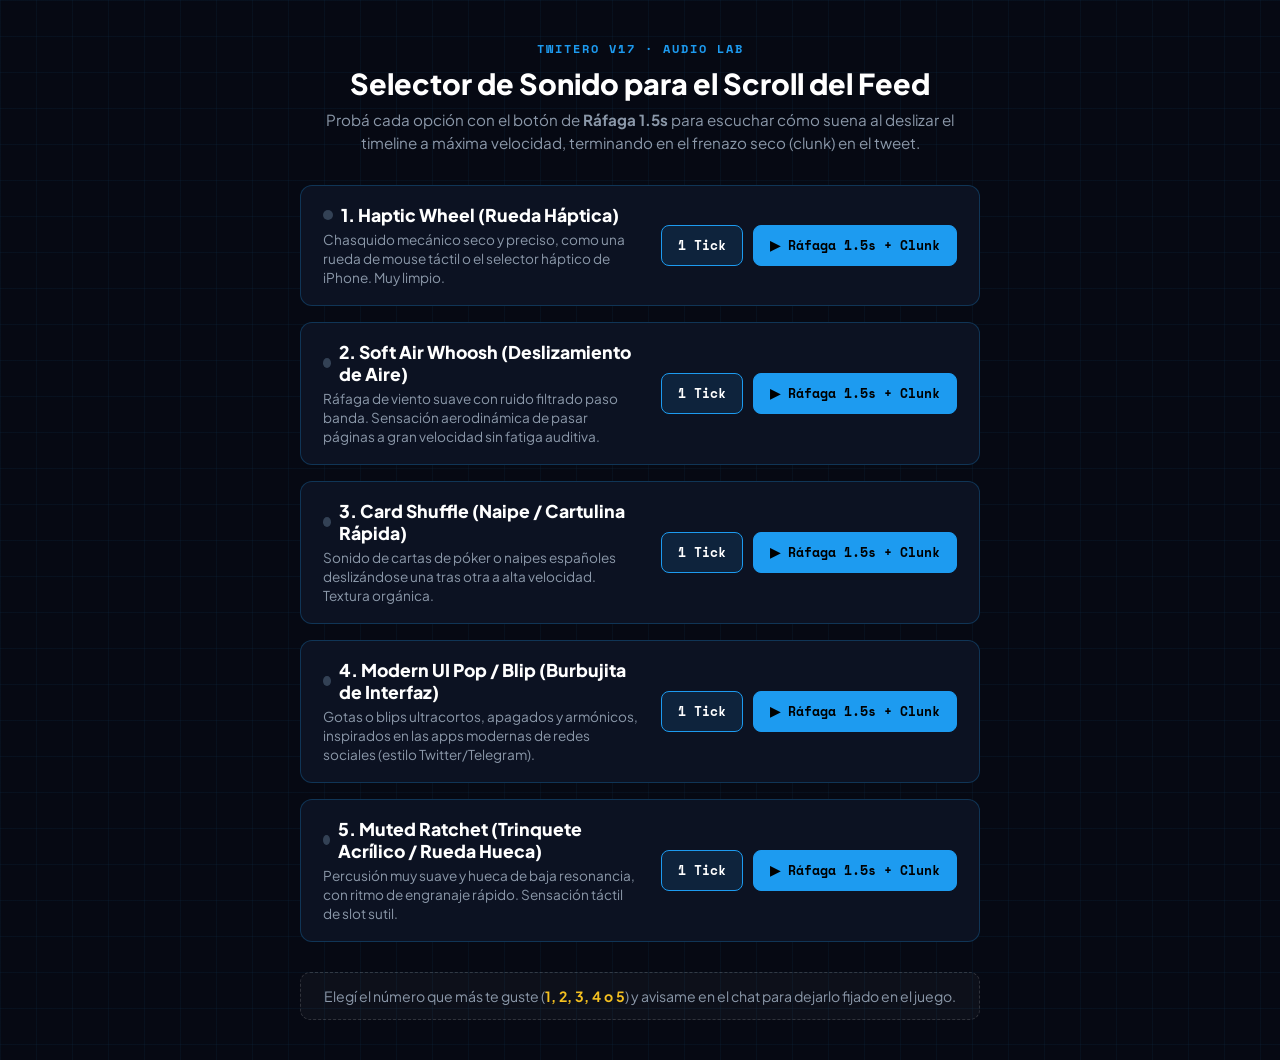
<file: probar-sonidos.html>
<!DOCTYPE html>
<html lang="es">
<head>
  <meta charset="UTF-8">
  <title>Twitero v17 — Selector y Probador de Sonidos de Scroll</title>
  <link rel="preconnect" href="https://fonts.googleapis.com">
  <link href="https://fonts.googleapis.com/css2?family=Plus+Jakarta+Sans:wght@500;700;800&family=Space+Mono:wght@400;700&display=swap" rel="stylesheet">
  <style>
    :root {
      --bg: #060913;
      --card-bg: #0c1222;
      --card-bdr: rgba(29, 155, 240, 0.25);
      --accent: #1d9bf0;
      --green: #00c896;
      --gold: #f4c020;
      --text: #e7ecf3;
      --dim: #8b98a9;
    }
    * { box-sizing: border-box; margin: 0; padding: 0; }
    body {
      background: var(--bg);
      color: var(--text);
      font-family: 'Plus Jakarta Sans', sans-serif;
      min-height: 100vh;
      display: flex;
      flex-direction: column;
      align-items: center;
      padding: 40px 20px;
      background-image: 
        linear-gradient(rgba(29, 155, 240, 0.05) 1px, transparent 1px),
        linear-gradient(90deg, rgba(29, 155, 240, 0.05) 1px, transparent 1px);
      background-size: 36px 36px;
    }
    .header {
      text-align: center;
      max-width: 680px;
      margin-bottom: 30px;
    }
    .tag {
      font-family: 'Space Mono', monospace;
      font-size: 0.75rem;
      color: var(--accent);
      letter-spacing: 2px;
      text-transform: uppercase;
      font-weight: 700;
    }
    h1 {
      font-size: 1.8rem;
      font-weight: 800;
      margin: 8px 0;
      color: #fff;
    }
    p {
      color: var(--dim);
      font-size: 0.95rem;
      line-height: 1.5;
    }
    .grid {
      display: flex;
      flex-direction: column;
      gap: 16px;
      width: 100%;
      max-width: 680px;
    }
    .sound-card {
      background: var(--card-bg);
      border: 1.5px solid var(--card-bdr);
      border-radius: 12px;
      padding: 18px 22px;
      display: flex;
      align-items: center;
      justify-content: space-between;
      gap: 20px;
      transition: border-color 0.2s, transform 0.15s, box-shadow 0.2s;
    }
    .sound-card:hover {
      border-color: var(--accent);
      box-shadow: 0 4px 20px rgba(29, 155, 240, 0.15);
    }
    .sound-card.playing {
      border-color: var(--green);
      box-shadow: 0 0 25px rgba(0, 200, 150, 0.3);
      transform: scale(1.01);
    }
    .sound-info {
      flex: 1;
    }
    .sound-title {
      font-size: 1.1rem;
      font-weight: 800;
      color: #fff;
      display: flex;
      align-items: center;
      gap: 8px;
      margin-bottom: 4px;
    }
    .sound-desc {
      font-size: 0.85rem;
      color: var(--dim);
      line-height: 1.4;
    }
    .actions {
      display: flex;
      gap: 10px;
      align-items: center;
    }
    button {
      background: rgba(29, 155, 240, 0.12);
      border: 1px solid var(--accent);
      color: #fff;
      font-family: 'Space Mono', monospace;
      font-size: 0.8rem;
      font-weight: 700;
      padding: 10px 16px;
      border-radius: 8px;
      cursor: pointer;
      transition: all 0.15s ease;
      white-space: nowrap;
    }
    button:hover {
      background: var(--accent);
      color: #000;
      box-shadow: 0 0 14px rgba(29, 155, 240, 0.5);
    }
    button.btn-burst {
      background: #1d9bf0;
      color: #000;
      font-weight: 800;
    }
    button.btn-burst:hover {
      background: #60c4ff;
    }
    .pulse-dot {
      display: inline-block;
      width: 10px;
      height: 10px;
      border-radius: 50%;
      background: #334155;
      transition: background 0.1s;
    }
    .pulse-dot.active {
      background: var(--green);
      box-shadow: 0 0 8px var(--green);
    }
    .footer-box {
      margin-top: 30px;
      background: rgba(255,255,255,0.03);
      border: 1px dashed rgba(255,255,255,0.15);
      border-radius: 10px;
      padding: 14px 20px;
      text-align: center;
      font-size: 0.88rem;
      color: var(--dim);
      max-width: 680px;
      width: 100%;
    }
    .footer-box strong {
      color: var(--gold);
    }
  </style>
  
  <!-- Vercel Web Analytics -->
  <script defer src="https://cdn.vercel-insights.com/v1/script.js"></script>
</head>
<body>

  <div class="header">
    <div class="tag">TWITERO V17 · AUDIO LAB</div>
    <h1>Selector de Sonido para el Scroll del Feed</h1>
    <p>Probá cada opción con el botón de <strong>Ráfaga 1.5s</strong> para escuchar cómo suena al deslizar el timeline a máxima velocidad, terminando en el frenazo seco (clunk) en el tweet.</p>
  </div>

  <div class="grid" id="sound-grid">
    <!-- Option 1 -->
    <div class="sound-card" id="card-0">
      <div class="sound-info">
        <div class="sound-title">
          <span class="pulse-dot" id="dot-0"></span>
          1. Haptic Wheel (Rueda Háptica)
        </div>
        <div class="sound-desc">Chasquido mecánico seco y preciso, como una rueda de mouse táctil o el selector háptico de iPhone. Muy limpio.</div>
      </div>
      <div class="actions">
        <button onclick="playSample(0)">1 Tick</button>
        <button class="btn-burst" onclick="playBurst(0)">▶ Ráfaga 1.5s + Clunk</button>
      </div>
    </div>

    <!-- Option 2 -->
    <div class="sound-card" id="card-1">
      <div class="sound-info">
        <div class="sound-title">
          <span class="pulse-dot" id="dot-1"></span>
          2. Soft Air Whoosh (Deslizamiento de Aire)
        </div>
        <div class="sound-desc">Ráfaga de viento suave con ruido filtrado paso banda. Sensación aerodinámica de pasar páginas a gran velocidad sin fatiga auditiva.</div>
      </div>
      <div class="actions">
        <button onclick="playSample(1)">1 Tick</button>
        <button class="btn-burst" onclick="playBurst(1)">▶ Ráfaga 1.5s + Clunk</button>
      </div>
    </div>

    <!-- Option 3 -->
    <div class="sound-card" id="card-2">
      <div class="sound-info">
        <div class="sound-title">
          <span class="pulse-dot" id="dot-2"></span>
          3. Card Shuffle (Naipe / Cartulina Rápida)
        </div>
        <div class="sound-desc">Sonido de cartas de póker o naipes españoles deslizándose una tras otra a alta velocidad. Textura orgánica.</div>
      </div>
      <div class="actions">
        <button onclick="playSample(2)">1 Tick</button>
        <button class="btn-burst" onclick="playBurst(2)">▶ Ráfaga 1.5s + Clunk</button>
      </div>
    </div>

    <!-- Option 4 -->
    <div class="sound-card" id="card-3">
      <div class="sound-info">
        <div class="sound-title">
          <span class="pulse-dot" id="dot-3"></span>
          4. Modern UI Pop / Blip (Burbujita de Interfaz)
        </div>
        <div class="sound-desc">Gotas o blips ultracortos, apagados y armónicos, inspirados en las apps modernas de redes sociales (estilo Twitter/Telegram).</div>
      </div>
      <div class="actions">
        <button onclick="playSample(3)">1 Tick</button>
        <button class="btn-burst" onclick="playBurst(3)">▶ Ráfaga 1.5s + Clunk</button>
      </div>
    </div>

    <!-- Option 5 -->
    <div class="sound-card" id="card-4">
      <div class="sound-info">
        <div class="sound-title">
          <span class="pulse-dot" id="dot-4"></span>
          5. Muted Ratchet (Trinquete Acrílico / Rueda Hueca)
        </div>
        <div class="sound-desc">Percusión muy suave y hueca de baja resonancia, con ritmo de engranaje rápido. Sensación táctil de slot sutil.</div>
      </div>
      <div class="actions">
        <button onclick="playSample(4)">1 Tick</button>
        <button class="btn-burst" onclick="playBurst(4)">▶ Ráfaga 1.5s + Clunk</button>
      </div>
    </div>
  </div>

  <div class="footer-box">
    Elegí el número que más te guste (<strong>1, 2, 3, 4 o 5</strong>) y avisame en el chat para dejarlo fijado en el juego.
  </div>

  <script>
    let ctx = null;
    function getCtx() {
      if (!ctx) {
        const A = window.AudioContext || window.webkitAudioContext;
        ctx = new A();
      }
      if (ctx.state === "suspended") ctx.resume();
      return ctx;
    }

    function playClunk() {
      const c = getCtx();
      const t = c.currentTime;
      const o1 = c.createOscillator();
      const g1 = c.createGain();
      o1.type = "triangle";
      o1.frequency.setValueAtTime(140, t);
      o1.frequency.exponentialRampToValueAtTime(50, t + 0.09);
      g1.gain.setValueAtTime(0.24, t);
      g1.gain.exponentialRampToValueAtTime(0.001, t + 0.09);
      o1.connect(g1); g1.connect(c.destination);
      o1.start(t); o1.stop(t + 0.09);

      const o2 = c.createOscillator();
      const g2 = c.createGain();
      o2.type = "sine";
      o2.frequency.setValueAtTime(80, t + 0.02);
      g2.gain.setValueAtTime(0.28, t + 0.02);
      g2.gain.exponentialRampToValueAtTime(0.001, t + 0.14);
      o2.connect(g2); g2.connect(c.destination);
      o2.start(t + 0.02); o2.stop(t + 0.14);
    }

    const SOUND_ENGINES = [
      // 0: Haptic Wheel
      () => {
        const c = getCtx();
        const t = c.currentTime;
        const o = c.createOscillator();
        const g = c.createGain();
        o.type = "triangle";
        o.frequency.setValueAtTime(750 + Math.random() * 200, t);
        g.gain.setValueAtTime(0.09, t);
        g.gain.exponentialRampToValueAtTime(0.001, t + 0.016);
        o.connect(g); g.connect(c.destination);
        o.start(t); o.stop(t + 0.016);
      },

      // 1: Soft Air Whoosh
      () => {
        const c = getCtx();
        const t = c.currentTime;
        const bSize = Math.floor(c.sampleRate * 0.04);
        const buf = c.createBuffer(1, bSize, c.sampleRate);
        const data = buf.getChannelData(0);
        for(let j=0; j<bSize; j++) data[j] = Math.random()*2 - 1;
        const noise = c.createBufferSource();
        noise.buffer = buf;

        const flt = c.createBiquadFilter();
        flt.type = "bandpass";
        flt.frequency.setValueAtTime(1800 + Math.random() * 400, t);
        flt.Q.setValueAtTime(1.4, t);

        const g = c.createGain();
        g.gain.setValueAtTime(0.14, t);
        g.gain.exponentialRampToValueAtTime(0.001, t + 0.038);

        noise.connect(flt); flt.connect(g); g.connect(c.destination);
        noise.start(t);
      },

      // 2: Card Shuffle
      () => {
        const c = getCtx();
        const t = c.currentTime;
        const bSize = Math.floor(c.sampleRate * 0.035);
        const buf = c.createBuffer(1, bSize, c.sampleRate);
        const data = buf.getChannelData(0);
        for(let j=0; j<bSize; j++) data[j] = Math.random()*2 - 1;
        const noise = c.createBufferSource();
        noise.buffer = buf;

        const flt = c.createBiquadFilter();
        flt.type = "bandpass";
        flt.frequency.setValueAtTime(2400, t);
        flt.Q.setValueAtTime(3.0, t);

        const g = c.createGain();
        g.gain.setValueAtTime(0.16, t);
        g.gain.exponentialRampToValueAtTime(0.001, t + 0.032);

        noise.connect(flt); flt.connect(g); g.connect(c.destination);
        noise.start(t);

        const o = c.createOscillator();
        const og = c.createGain();
        o.type = "sine";
        o.frequency.setValueAtTime(620, t);
        og.gain.setValueAtTime(0.04, t);
        og.gain.exponentialRampToValueAtTime(0.001, t + 0.02);
        o.connect(og); og.connect(c.destination);
        o.start(t); o.stop(t + 0.02);
      },

      // 3: Modern UI Pop / Blip
      () => {
        const c = getCtx();
        const t = c.currentTime;
        const o = c.createOscillator();
        const g = c.createGain();
        o.type = "sine";
        const baseF = 440 + Math.random() * 120;
        o.frequency.setValueAtTime(baseF, t);
        o.frequency.exponentialRampToValueAtTime(baseF * 0.7, t + 0.03);
        g.gain.setValueAtTime(0.12, t);
        g.gain.exponentialRampToValueAtTime(0.001, t + 0.03);
        o.connect(g); g.connect(c.destination);
        o.start(t); o.stop(t + 0.03);
      },

      // 4: Muted Ratchet
      () => {
        const c = getCtx();
        const t = c.currentTime;
        const o = c.createOscillator();
        const g = c.createGain();
        o.type = "triangle";
        o.frequency.setValueAtTime(280 + Math.random() * 60, t);
        g.gain.setValueAtTime(0.13, t);
        g.gain.exponentialRampToValueAtTime(0.001, t + 0.022);
        o.connect(g); g.connect(c.destination);
        o.start(t); o.stop(t + 0.022);
      }
    ];

    function flashDot(idx) {
      const dot = document.getElementById("dot-" + idx);
      if (dot) {
        dot.classList.add("active");
        setTimeout(() => dot.classList.remove("active"), 40);
      }
    }

    function playSample(idx) {
      SOUND_ENGINES[idx]();
      flashDot(idx);
    }

    let activeBurstTimeout = null;
    let activeCard = null;

    function playBurst(idx) {
      if (activeBurstTimeout) clearInterval(activeBurstTimeout);
      if (activeCard) activeCard.classList.remove("playing");

      const card = document.getElementById("card-" + idx);
      activeCard = card;
      if (card) card.classList.add("playing");

      let count = 0;
      const totalTicks = 24;
      const intervalMs = 60;

      activeBurstTimeout = setInterval(() => {
        SOUND_ENGINES[idx]();
        flashDot(idx);
        count++;

        if (count >= totalTicks) {
          clearInterval(activeBurstTimeout);
          activeBurstTimeout = null;
          setTimeout(() => {
            playClunk();
            if (card) card.classList.remove("playing");
          }, 40);
        }
      }, intervalMs);
    }
  </script>
</body>
</html>
</file>
